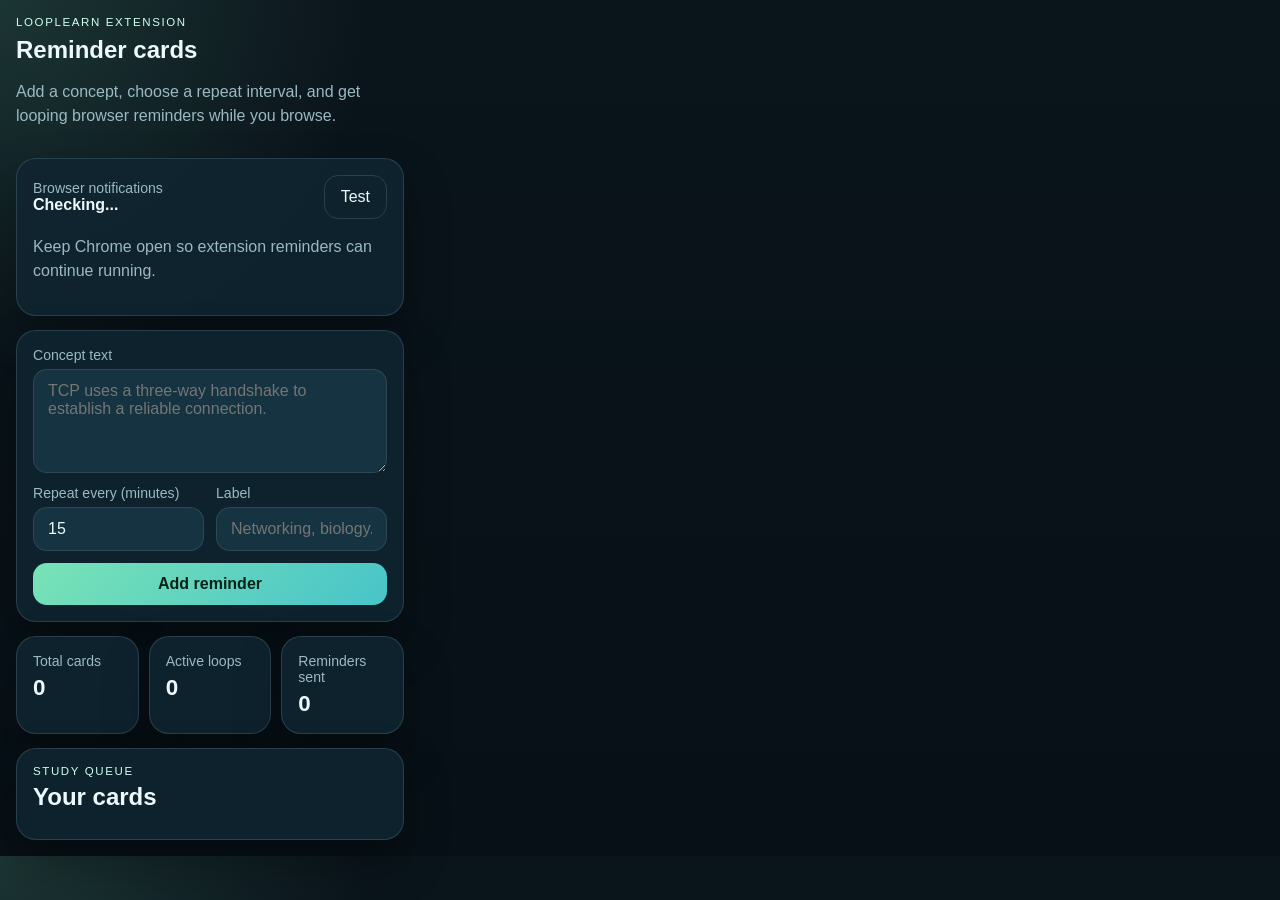
<file: extension/popup.html>
<!DOCTYPE html>
<html lang="en">
  <head>
    <meta charset="UTF-8" />
    <meta name="viewport" content="width=device-width, initial-scale=1.0" />
    <title>LoopLearn</title>
    <link rel="stylesheet" href="./popup.css" />
  </head>
  <body>
    <main class="popup-shell">
      <section class="hero">
        <p class="eyebrow">LoopLearn extension</p>
        <h1>Reminder cards</h1>
        <p class="hero-copy">
          Add a concept, choose a repeat interval, and get looping browser reminders while you browse.
        </p>
      </section>

      <section class="panel">
        <div class="status-row">
          <div>
            <span class="status-label">Browser notifications</span>
            <strong id="statusText">Checking...</strong>
          </div>
          <button id="testReminderBtn" class="ghost-button" type="button">Test</button>
        </div>
        <p id="statusHelp" class="helper-text">
          Keep Chrome open so extension reminders can continue running.
        </p>
      </section>

      <section class="panel">
        <form id="cardForm" class="card-form">
          <label class="wide-field">
            <span>Concept text</span>
            <textarea
              id="cardText"
              name="cardText"
              rows="4"
              placeholder="TCP uses a three-way handshake to establish a reliable connection."
              required
            ></textarea>
          </label>

          <label>
            <span>Repeat every (minutes)</span>
            <input
              id="intervalMinutes"
              name="intervalMinutes"
              type="number"
              min="1"
              max="1440"
              value="15"
              required
            />
          </label>

          <label>
            <span>Label</span>
            <input
              id="cardLabel"
              name="cardLabel"
              type="text"
              maxlength="40"
              placeholder="Networking, biology..."
            />
          </label>

          <button class="primary-button" type="submit">Add reminder</button>
        </form>
      </section>

      <section class="stats-grid">
        <article class="panel stat-card">
          <span>Total cards</span>
          <strong id="totalCardsStat">0</strong>
        </article>
        <article class="panel stat-card">
          <span>Active loops</span>
          <strong id="activeCardsStat">0</strong>
        </article>
        <article class="panel stat-card">
          <span>Reminders sent</span>
          <strong id="sentCountStat">0</strong>
        </article>
      </section>

      <section class="panel">
        <div class="section-head">
          <div>
            <p class="eyebrow small">Study queue</p>
            <h2>Your cards</h2>
          </div>
        </div>

        <div id="emptyState" class="empty-state hidden">
          Add your first reminder card to start the loop.
        </div>
        <div id="cardList" class="card-list"></div>
      </section>
    </main>

    <script src="./popup.js"></script>
  </body>
</html>
</file>
<file: extension/popup.css>
:root {
  --bg: #09141c;
  --panel: #102531;
  --panel-soft: #153340;
  --line: rgba(163, 221, 235, 0.16);
  --text: #edf9fc;
  --muted: #9bb9c2;
  --accent: #79e3b6;
  --accent-strong: #cffff0;
  --danger: #ffaea8;
  --shadow: 0 22px 48px rgba(0, 0, 0, 0.28);
}

* {
  box-sizing: border-box;
}

body {
  margin: 0;
  width: 420px;
  min-height: 560px;
  font-family: Arial, sans-serif;
  color: var(--text);
  background:
    radial-gradient(circle at top left, rgba(121, 227, 182, 0.16), transparent 24%),
    linear-gradient(180deg, #0a141b 0%, #071016 100%);
}

button,
input,
textarea {
  font: inherit;
}

.popup-shell {
  padding: 16px;
  display: grid;
  gap: 14px;
}

.hero h1,
.section-head h2 {
  margin: 0;
}

.hero-copy,
.helper-text,
.empty-state,
.card-text,
.meta-line {
  color: var(--muted);
  line-height: 1.5;
}

.eyebrow {
  margin: 0 0 8px;
  text-transform: uppercase;
  letter-spacing: 0.14em;
  font-size: 0.72rem;
  color: var(--accent-strong);
}

.eyebrow.small {
  margin-bottom: 6px;
}

.panel {
  background: rgba(16, 37, 49, 0.9);
  border: 1px solid var(--line);
  border-radius: 20px;
  padding: 16px;
  box-shadow: var(--shadow);
}

.status-row,
.card-top,
.card-actions {
  display: flex;
  justify-content: space-between;
  gap: 10px;
  align-items: center;
}

.status-label,
.card-form label span,
.stat-card span {
  display: block;
  color: var(--muted);
  font-size: 0.88rem;
}

.card-form {
  display: grid;
  grid-template-columns: repeat(2, minmax(0, 1fr));
  gap: 12px;
}

.card-form label {
  display: grid;
  gap: 6px;
}

.wide-field,
.card-form button {
  grid-column: 1 / -1;
}

input,
textarea {
  width: 100%;
  border: 1px solid rgba(255, 255, 255, 0.1);
  border-radius: 14px;
  padding: 12px 14px;
  color: var(--text);
  background: var(--panel-soft);
  outline: none;
}

textarea {
  resize: vertical;
  min-height: 104px;
}

button {
  border: 0;
  border-radius: 14px;
  padding: 12px 16px;
  cursor: pointer;
}

.primary-button {
  background: linear-gradient(135deg, var(--accent) 0%, #48c4c9 100%);
  color: #062118;
  font-weight: 700;
}

.ghost-button {
  background: transparent;
  color: var(--text);
  border: 1px solid var(--line);
}

.stats-grid {
  display: grid;
  grid-template-columns: repeat(3, minmax(0, 1fr));
  gap: 10px;
}

.stat-card strong {
  display: block;
  margin-top: 6px;
  font-size: 1.4rem;
}

.card-list {
  display: grid;
  gap: 12px;
  margin-top: 12px;
}

.study-card {
  border: 1px solid rgba(163, 221, 235, 0.14);
  border-radius: 16px;
  padding: 14px;
  background: rgba(255, 255, 255, 0.02);
}

.study-card.inactive {
  opacity: 0.68;
}

.chip-row {
  display: flex;
  flex-wrap: wrap;
  gap: 8px;
  margin: 10px 0;
}

.chip {
  border-radius: 999px;
  padding: 6px 10px;
  font-size: 0.78rem;
  background: rgba(121, 227, 182, 0.12);
  color: var(--accent-strong);
}

.chip.paused {
  background: rgba(255, 174, 168, 0.12);
  color: var(--danger);
}

.card-text {
  margin: 0 0 10px;
  white-space: pre-wrap;
}

.meta-line {
  margin: 4px 0;
  font-size: 0.88rem;
}

.card-actions {
  margin-top: 12px;
  justify-content: flex-start;
  flex-wrap: wrap;
}

.empty-state {
  text-align: center;
  padding: 18px;
  border-radius: 14px;
  border: 1px dashed var(--line);
}

.hidden {
  display: none;
}
</file>
